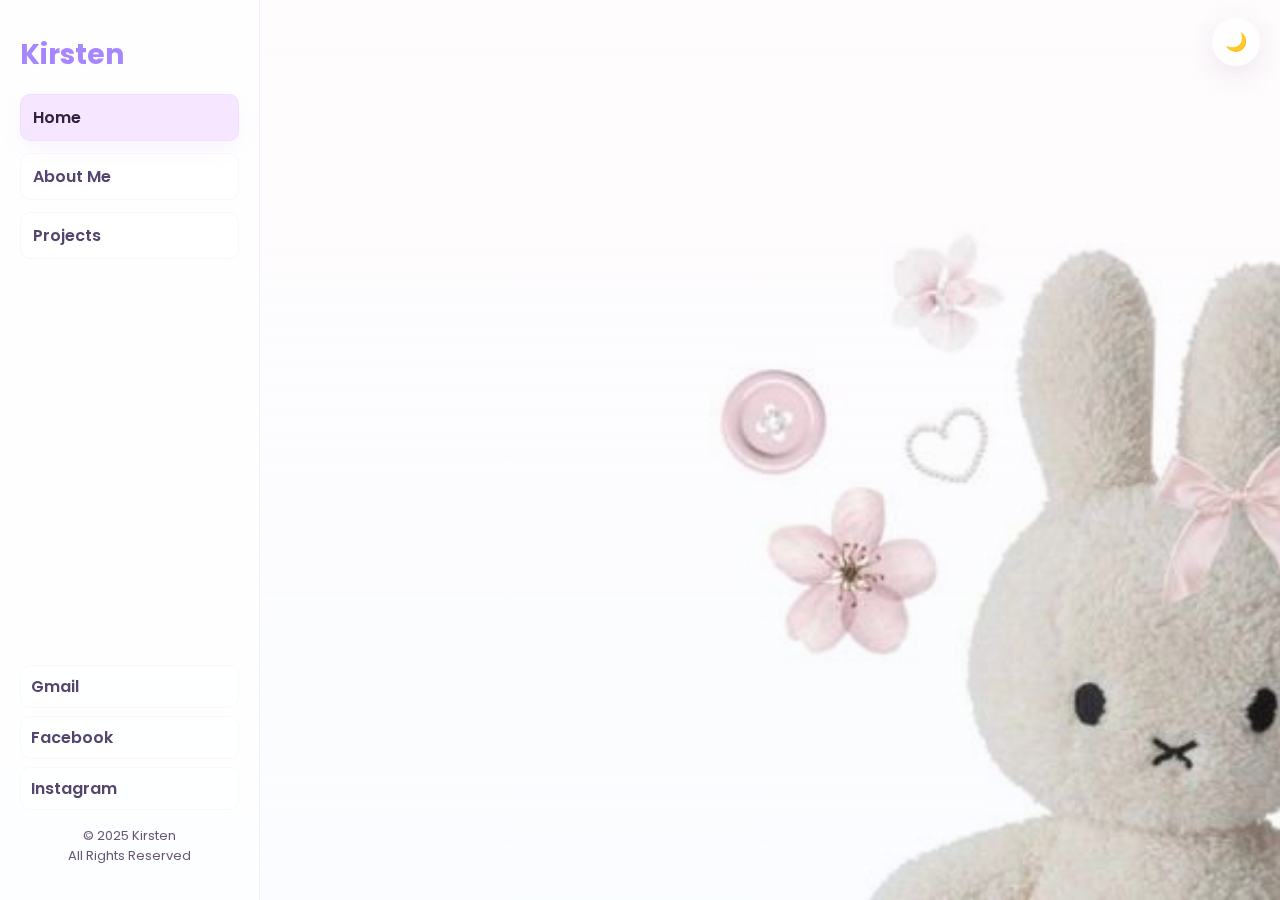
<file: CATAT/index.html>
<!DOCTYPE html>
<html lang="en">
<head>
  <meta charset="utf-8" />
  <meta name="viewport" content="width=device-width,initial-scale=1" />
  <title>Kirsten | Home</title>

  <!-- Optional: Google Fonts (loads if online) -->
  <link href="https://fonts.googleapis.com/css2?family=Poppins:wght@400;600;700&display=swap" rel="stylesheet">

  <link rel="stylesheet" href="style.css" />
</head>
<body>
  <!-- THEME TOGGLE (upper-right) -->
  <button id="themeToggle" class="theme-btn" aria-label="Toggle theme">
    <span class="icon sun">☀️</span>
    <span class="icon moon">🌙</span>
  </button>

  <!-- SIDEBAR -->
  <aside class="sidebar" role="navigation" aria-label="Main">
    <div>
      <div class="logo">Kirsten</div>

      <ul class="menu">
        <li><a class="active" href="index.html">Home</a></li>
        <li><a href="about.html">About Me</a></li>
        <li><a href="projects.html">Projects</a></li>
      </ul>
    </div>

    <div class="contact">
      <a class="contact-link" href="kirstenianacatatgmail@gmail.com">Gmail</a>
      <a class="contact-link" href="Kirsten Iana Catat" target="_blank" rel="noopener">Facebook</a>
      <a class="contact-link" href="kirsten.iana" target="_blank" rel="noopener">Instagram</a>

      <div class="side-footer">© 2025 Kirsten<br>All Rights Reserved</div>
    </div>
  </aside>

  <!-- MAIN CONTENT -->
  <main class="main">
    <section class="hero fade-in">
      <img src="kirsten.jpg" alt="Kirsten profile" class="profile-img" />
      <h1 class="hero-title">
        <span class="typewrap" aria-hidden="true"></span>
        <span class="visually-hidden">Kirsten Iana L. Catat</span>
      </h1>
      <p class="hero-sub">Web Developer • Student</p>
    </section>
  </main>

  <script src="script.js"></script>
</body>
</html>
</file>
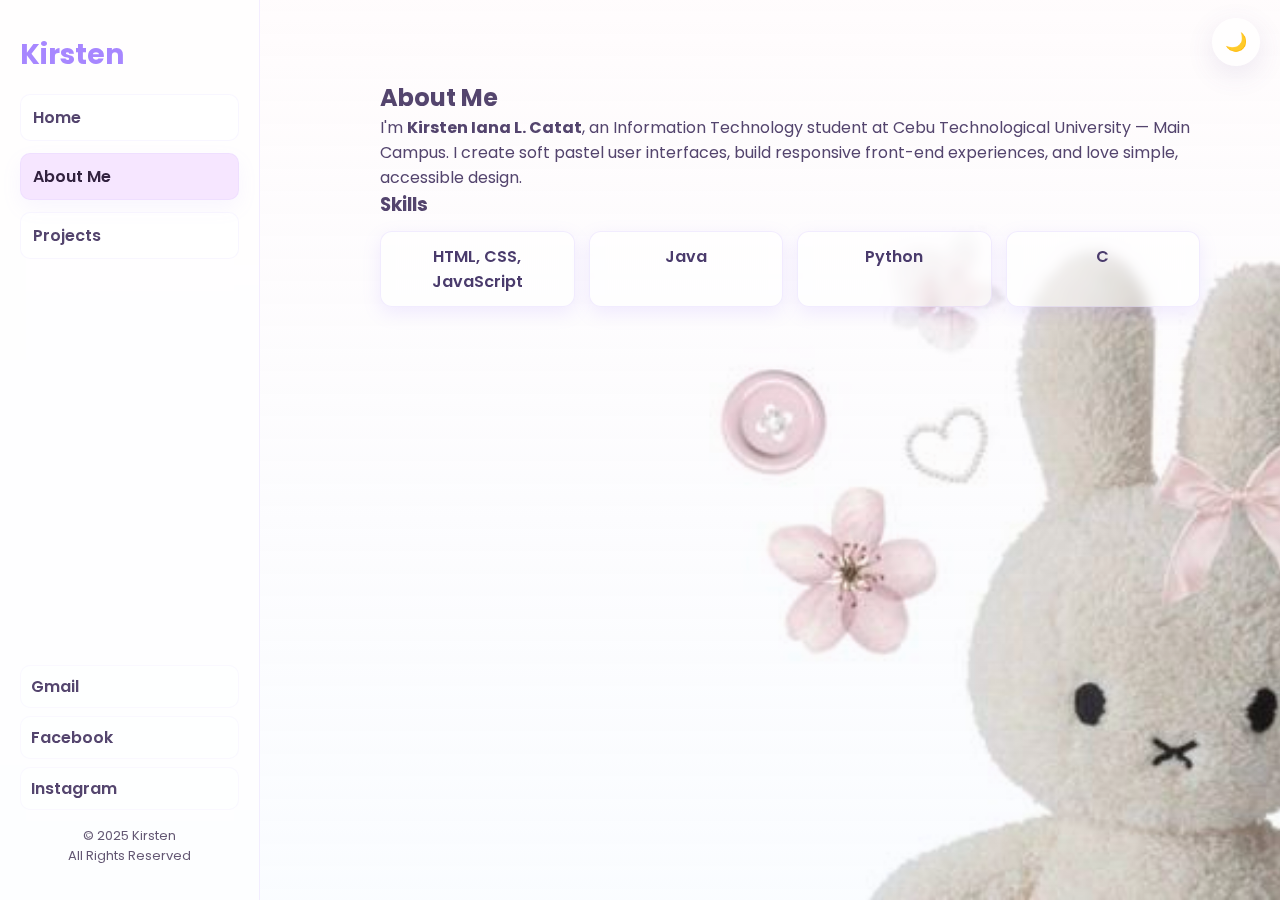
<file: CATAT/about.html>
<!DOCTYPE html>
<html lang="en">
<head>
  <meta charset="utf-8" />
  <meta name="viewport" content="width=device-width,initial-scale=1" />
  <title>Kirsten | About</title>
  <link href="https://fonts.googleapis.com/css2?family=Poppins:wght@400;600;700&display=swap" rel="stylesheet">
  <link rel="stylesheet" href="style.css" />
</head>
<body>
  <button id="themeToggle" class="theme-btn" aria-label="Toggle theme">
    <span class="icon sun">☀️</span>
    <span class="icon moon">🌙</span>
  </button>

  <aside class="sidebar" role="navigation" aria-label="Main">
    <div>
      <div class="logo">Kirsten</div>

      <ul class="menu">
        <li><a href="index.html">Home</a></li>
        <li><a class="active" href="about.html">About Me</a></li>
        <li><a href="projects.html">Projects</a></li>
      </ul>
    </div>

    <div class="contact">
      <a class="contact-link" href="mailto:yourgmail@gmail.com">Gmail</a>
      <a class="contact-link" href="https://facebook.com/" target="_blank" rel="noopener">Facebook</a>
      <a class="contact-link" href="https://instagram.com/" target="_blank" rel="noopener">Instagram</a>

      <div class="side-footer">© 2025 Kirsten<br>All Rights Reserved</div>
    </div>
  </aside>

  <main class="main">
    <section class="content fade-in reveal">
      <div class="content-inner">

        <h2>About Me</h2>
        <p>
          I'm <strong>Kirsten Iana L. Catat</strong>, an Information Technology student at Cebu Technological University — Main Campus.
          I create soft pastel user interfaces, build responsive front-end experiences, and love simple, accessible design.
        </p>

        <h3>Skills</h3>
        <div class="skills-grid">
          <div class="skill-box">HTML, CSS, JavaScript</div>
          <div class="skill-box">Java</div>
          <div class="skill-box">Python</div>
          <div class="skill-box">C</div>
      </div>
    </section>
  </main>

  <script src="script.js"></script>
</body>
</html>
</file>
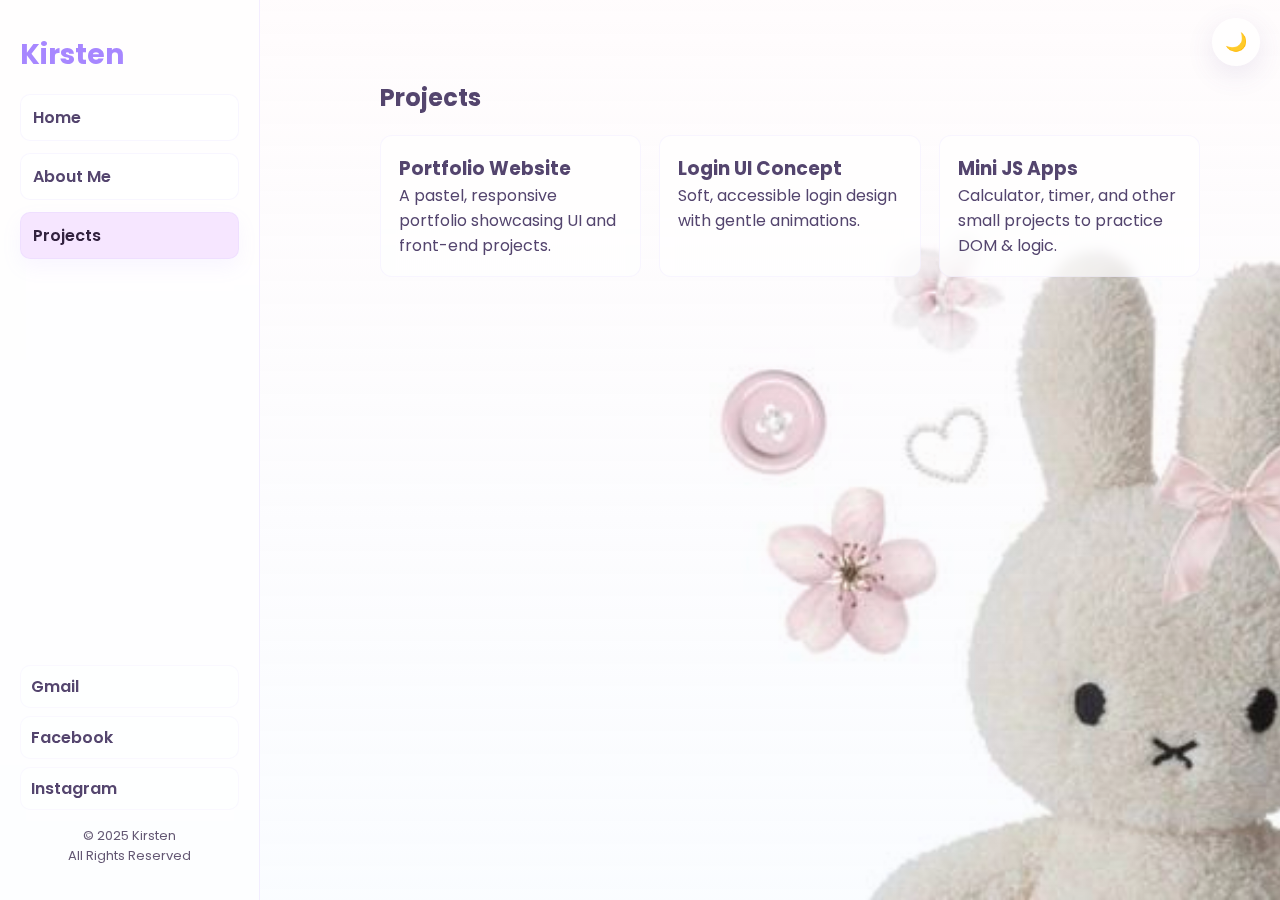
<file: CATAT/projects.html>
<!DOCTYPE html>
<html lang="en">
<head>
  <meta charset="utf-8" />
  <meta name="viewport" content="width=device-width,initial-scale=1" />
  <title>Kirsten | Projects</title>
  <link href="https://fonts.googleapis.com/css2?family=Poppins:wght@400;600;700&display=swap" rel="stylesheet">
  <link rel="stylesheet" href="style.css" />
</head>
<body>
  <button id="themeToggle" class="theme-btn" aria-label="Toggle theme">
    <span class="icon sun">☀️</span>
    <span class="icon moon">🌙</span>
  </button>

  <aside class="sidebar" role="navigation" aria-label="Main">
    <div>
      <div class="logo">Kirsten</div>

      <ul class="menu">
        <li><a href="index.html">Home</a></li>
        <li><a href="about.html">About Me</a></li>
        <li><a class="active" href="projects.html">Projects</a></li>
      </ul>
    </div>

    <div class="contact">
      <a class="contact-link" href="mailto:yourgmail@gmail.com">Gmail</a>
      <a class="contact-link" href="https://facebook.com/" target="_blank" rel="noopener">Facebook</a>
      <a class="contact-link" href="https://instagram.com/" target="_blank" rel="noopener">Instagram</a>

      <div class="side-footer">© 2025 Kirsten<br>All Rights Reserved</div>
    </div>
  </aside>

  <main class="main">
    <section class="content fade-in reveal">
      <h2>Projects</h2>

      <div class="project-list">
        <article class="project-card" data-title="Portfolio Website" data-desc="A pastel, responsive portfolio showcasing UI and front-end projects.">
          <h3>Portfolio Website</h3>
          <p>A pastel, responsive portfolio showcasing UI and front-end projects.</p>
        </article>

        <article class="project-card" data-title="Login UI Concept" data-desc="Soft, accessible login design with gentle animations.">
          <h3>Login UI Concept</h3>
          <p>Soft, accessible login design with gentle animations.</p>
        </article>

        <article class="project-card" data-title="Mini JS Apps" data-desc="Calculator, timer, and other small projects to practice DOM & logic.">
          <h3>Mini JS Apps</h3>
          <p>Calculator, timer, and other small projects to practice DOM & logic.</p>
        </article>
      </div>
    </section>
  </main>

  <!-- PROJECT MODAL -->
  <div id="projectModal" class="modal" aria-hidden="true" role="dialog" aria-modal="true">
    <div class="modal-inner">
      <button class="modal-close" aria-label="Close project">✕</button>
      <h3 id="modalTitle"></h3>
      <p id="modalDesc"></p>
      <div class="modal-actions">
        <a id="modalDemo" class="btn" href="#">Live Demo</a>
        <a id="modalCode" class="btn" href="#">Source</a>
      </div>
    </div>
  </div>

  <script src="script.js"></script>
</body>
</html>
</file>
<file: CATAT/style.css>
/* RESET */
* { box-sizing: border-box; margin:0; padding:0; }
:root{
  --pastel-1:#F6E6FF; /* lavender */
  --pastel-2:#FFF3F6; /* baby pink */
  --pastel-3:#E8F6FF; /* sky */
  --accent:#A787FF;
  --muted:#54456e;
  --glass: rgba(255,255,255,0.62);
  --glass-2: rgba(255,255,255,0.44);
  --glass-dark: rgba(18,12,36,0.64);
  --sidebar-w:260px;
  --pad:80px;
  --radius:12px;
  --trans:220ms cubic-bezier(.2,.9,.25,1);
}

/* BASIC */
html,body{ height:100%; font-family:"Poppins",system-ui,-apple-system,"Segoe UI",Roboto,Arial; }
body{
  min-height:100vh;
  background: url('bg.jpg') center/cover fixed no-repeat;
  color:var(--muted);
  -webkit-font-smoothing:antialiased;
  transition: background 300ms ease;
}

/* soft overlay */
body::before{
  content:""; position:fixed; inset:0; z-index:0;
  background: linear-gradient(180deg, rgba(255,248,250,0.46), rgba(238,246,255,0.3));
  mix-blend-mode:multiply; pointer-events:none;
}

/* THEME BUTTON (upper-right) */
.theme-btn{
  position:fixed; right:20px; top:18px; z-index:120;
  width:48px; height:48px; border-radius:50%; border:none;
  background:var(--glass); display:flex; align-items:center; justify-content:center;
  font-size:18px; cursor:pointer; box-shadow:0 8px 28px rgba(95,70,150,0.12);
  transition: transform var(--trans), background var(--trans);
  overflow:hidden;
}
.theme-btn:hover{ transform:scale(1.06); }

/* icon layers */
.theme-btn .icon{ position:absolute; transition: transform 300ms ease, opacity 300ms ease; pointer-events:none; }
.theme-btn .sun{ transform: translateY(-6px) scale(0.95); opacity:0; }
.theme-btn .moon{ transform: translateY(0) scale(1); opacity:1; }

/* SIDEBAR */
.sidebar{
  position:fixed; left:0; top:0; height:100vh; width:var(--sidebar-w);
  padding:34px 20px; display:flex; flex-direction:column; justify-content:space-between;
  background:var(--glass); border-right:1px solid rgba(167,135,255,0.14); backdrop-filter:blur(10px) saturate(120%);
  z-index:100;
}
.logo{ font-weight:700; font-size:28px; color:var(--accent); }
.menu{ list-style:none; margin-top:18px; }
.menu li{ margin-bottom:12px; }
.menu a{
  display:block; text-decoration:none; color:var(--muted); padding:10px 12px; border-radius:10px;
  background: rgba(255,255,255,0.45); border:1px solid rgba(167,135,255,0.08);
  transition: all var(--trans); font-weight:600;
}
.menu a:hover{ transform:translateX(8px); background:var(--pastel-1); color:#32223f; }
.menu a.active{ background:var(--pastel-1); color:#32223f; box-shadow:0 8px 20px rgba(167,135,255,0.08); }

/* contact */
.contact{ display:flex; flex-direction:column; gap:8px; }
.contact-link{ padding:8px 10px; border-radius:10px; text-decoration:none; color:var(--muted);
  background: rgba(255,255,255,0.45); border:1px solid rgba(167,135,255,0.06); font-weight:600;
}
.contact-link:hover{ transform:translateX(6px); background:var(--pastel-3); }

/* footer */
.side-footer{ text-align:center; font-size:13px; color:rgba(60,45,80,0.8); margin-top:8px; }

/* MAIN */
.main{ margin-left: calc(var(--sidebar-w) + 40px); padding:var(--pad); min-height:100vh; position:relative; z-index:10; }

/* HERO */
.hero{ max-width:900px; display:flex; flex-direction:column; gap:12px; align-items:flex-start; }
.profile-img{ width:160px; height:160px; border-radius:50%; object-fit:cover; border:6px solid white;
  box-shadow:0 18px 40px rgba(92,66,160,0.14); transition: transform 260ms ease; }
.profile-img.small{ width:92px; height:92px; border-width:4px; }

.hero-title{ font-size:36px; color:#392b57; line-height:1.05; }
.hero-title span{ color:var(--accent); }
.hero-sub{ color:#6a597a; font-size:18px; }

/* BUTTONS */
.btn{ margin-top:12px; display:inline-block; text-decoration:none; background:linear-gradient(180deg,#C7B0FF,#B59CFF);
  color:#2a1637; padding:11px 16px; border-radius:12px; font-weight:700; box-shadow:0 10px 30px rgba(165,126,255,0.14);
  transition: transform var(--trans), box-shadow var(--trans); }
.btn:hover{ transform:translateY(-4px); box-shadow:0 18px 40px rgba(165,126,255,0.18); }

/* PROJECTS */
.project-list{ margin-top:20px; display:grid; grid-template-columns:repeat(auto-fit,minmax(250px,1fr)); gap:18px; }
.project-card{ background: rgba(255,255,255,0.66); padding:18px; border-radius:12px; border:1px solid rgba(167,135,255,0.08);
  backdrop-filter:blur(6px); transition: transform var(--trans), background var(--trans); }
.project-card:hover{ transform:translateY(-6px); background:#FBF5FF; }

/* small btn */
.btn.small{ padding:8px 12px; font-size:14px; border-radius:10px; }

/* MODAL */
.modal{ position:fixed; inset:0; display:flex; align-items:center; justify-content:center; background: rgba(10,6,20,0.56);
  z-index:200; opacity:0; pointer-events:none; transition: opacity 200ms ease; }
.modal.show{ opacity:1; pointer-events:auto; }
.modal-inner{ width:min(720px,92%); background:linear-gradient(180deg, rgba(255,255,255,0.98), #FFF8FF);
  border-radius:14px; padding:20px; position:relative; box-shadow:0 30px 80px rgba(20,8,80,0.25); }
.modal-close{ position:absolute; right:12px; top:12px; border:none; background:transparent; font-size:18px; cursor:pointer; }

/* fade-in & reveal */
.fade-in{ opacity:0; transform: translateY(12px); animation: fadeIn 700ms ease forwards; }
@keyframes fadeIn{ to{ opacity:1; transform:none; } }
.reveal{ opacity:0; transform:translateY(18px); transition: all 520ms ease; }
.reveal.visible{ opacity:1; transform:none; }

/* visually-hidden for accessibility */
.visually-hidden{ position:absolute; left:-9999px; width:1px; height:1px; top:auto; overflow:hidden; }

/* skills list */
/* SKILLS GRID */
.skills-grid {
    margin-top: 12px;
    display: grid;
    grid-template-columns: repeat(auto-fit, minmax(140px, 1fr));
    gap: 14px;
}

.skill-box {
    background: rgba(255, 255, 255, 0.55);
    padding: 12px 16px;
    border-radius: 12px;
    text-align: center;
    font-weight: 600;
    color: #4a3b6c;
    border: 1px solid rgba(167,135,255,0.15);
    backdrop-filter: blur(6px);
    box-shadow: 0 6px 18px rgba(160,130,255,0.15);
    transition: transform 0.25s ease, background 0.25s ease, box-shadow 0.25s ease;
}

.skill-box:hover {
    transform: translateY(-4px);
    background: #f4ecff;
    box-shadow: 0 10px 28px rgba(167,135,255,0.2);
}


/* -------------------------
   DARK MODE
   ------------------------- */
body.dark-mode{ color: #38295f; }
body.dark-mode::before{ background: linear-gradient(180deg, rgba(200, 195, 228, 0.5), rgba(208, 206, 218, 0.45)); mix-blend-mode:overlay; }

/* sidebar dark */
body.dark-mode .sidebar{ background:var(--glass-dark); border-right:1px solid rgba(167,135,255,0.06); }
body.dark-mode .logo{ color:#F3E9FF; }
body.dark-mode .menu a{ background:rgba(255,255,255,0.03); color:#EDEAFF; border:1px solid rgba(255,255,255,0.03); }
body.dark-mode .menu a:hover,
body.dark-mode .menu a.active{ background: rgba(167,135,255,0.95); color:#110b22; transform:translateX(8px); }
body.dark-mode .contact-link{ background: rgba(255,255,255,0.02); color:#EDEAFF; }

/* theme icon animation states */
body.dark-mode .theme-btn .sun{ transform: translateY(0) scale(1); opacity:1; }
body.dark-mode .theme-btn .moon{ transform: translateY(6px) scale(0.9); opacity:0; }

/* default (light) state opposite */
body:not(.dark-mode) .theme-btn .sun{ transform: translateY(-6px) scale(0.9); opacity:0; }
body:not(.dark-mode) .theme-btn .moon{ transform: translateY(0) scale(1); opacity:1; }

/* main area dark specifics */
body.dark-mode .hero-title{ color:#F0E8FF; }
body.dark-mode .hero-sub{ color:#D8CFF8; }
body.dark-mode .profile-img{ border-color: rgba(213,201,255,0.9); box-shadow: 0 18px 40px rgba(65,40,110,0.25); }
body.dark-mode .btn{ background: linear-gradient(180deg,#A787FF,#7D5BFF); color:#12072b; box-shadow:0 12px 36px rgba(80,50,150,0.22); }
body.dark-mode .project-card{ background: rgba(30,18,50,0.58); border:1px solid rgba(255,255,255,0.03); }
body.dark-mode .modal-inner{ background: linear-gradient(180deg, rgba(30,20,50,0.95), rgba(20,14,40,0.95)); color: #F1EFFF; }

/* RESPONSIVE */
@media (max-width:900px){ :root{ --sidebar-w:200px; } .sidebar{ width:200px; } .main{ margin-left:220px; padding:36px; } }
@media (max-width:700px){
  .sidebar{ position:relative; width:100%; height:auto; display:flex; flex-direction:row; gap:12px; align-items:center; padding:10px 14px; border-right:none; }
  .main{ margin-left:0; padding:28px; }
  .theme-btn{ right:14px; top:92px; }
  .hero{ align-items:center; text-align:center; }
  .profile-img{ width:130px; height:130px; }
  .menu{ display:flex; gap:8px; }
  .menu a{ padding:8px 10px; }
}

body.dark-mode {
    background: url('bg-dark.jpg') center/cover fixed no-repeat !important;
}

/* DARK MODE SKILL BOXES */
body.dark-mode .skill-box {
    background: rgba(45, 30, 70, 0.6);
    color: #f3eaff;
    border: 1px solid rgba(200,170,255,0.2);
    box-shadow: 0 10px 24px rgba(40,20,80,0.3);
}

body.dark-mode .skill-box:hover {
    background: rgba(160, 130, 255, 0.35);
    transform: translateY(-4px);
}
</file>
